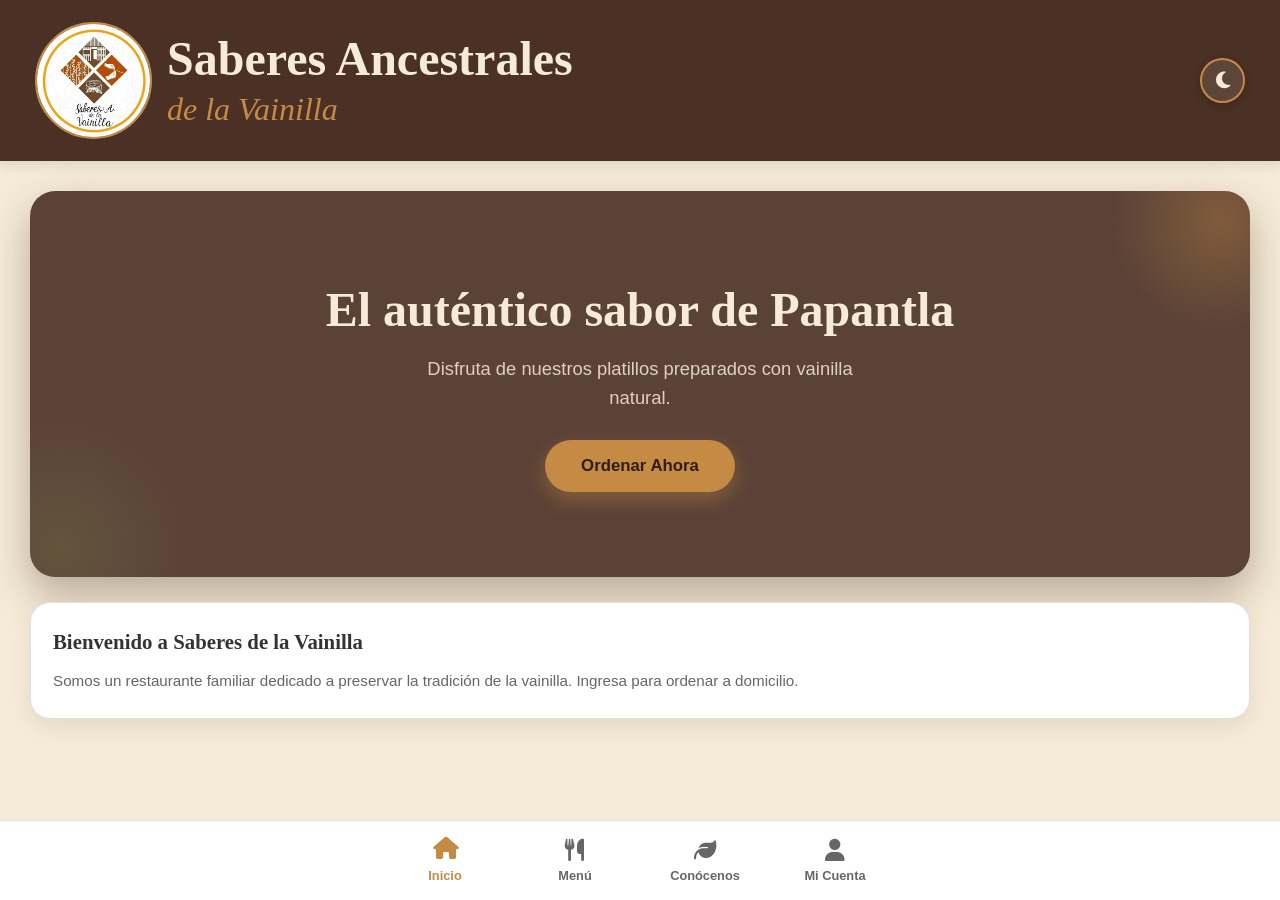
<file: index.html>
<!DOCTYPE html>
<html lang="es">
<head>
    <meta charset="UTF-8">
    <meta name="viewport" content="width=device-width, initial-scale=1.0">
    <title>Saberes App - Restaurante</title>
    <link rel="stylesheet" href="styles.css">
    <link rel="stylesheet" href="https://cdnjs.cloudflare.com/ajax/libs/font-awesome/6.4.0/css/all.min.css">
    
    <!-- =======================================================
         LINK DE LA IMAGEN DE VAINILLA (GUARDADO AQUÍ PARA NO PERDERLO):
         https://jardindelzen.com/wp-content/uploads/2016/12/vainilla-1024x768.jpg
         ======================================================= -->
    
    <style>
        /* Forzamos la imagen de la vainilla en el Hero de esta página */
        .hero-app {
            background-image: linear-gradient(rgba(74, 48, 37, 0.9), rgba(74, 48, 37, 0.9)), url('https://jardindelzen.com/wp-content/uploads/2016/12/vainilla-1024x768.jpg');
            background-size: cover;
            background-position: center;
            background-repeat: no-repeat;
        }
        
        /* Ajuste para que en Modo Oscuro (verde) el fondo combine con la paleta */
        body.dark-mode .hero-app {
            background-image: linear-gradient(rgba(15, 20, 17, 0.85), rgba(15, 20, 17, 0.85)), url('https://jardindelzen.com/wp-content/uploads/2016/12/vainilla-1024x768.jpg');
        }
    </style>
</head>
<body>
    <div class="app-container">
        <!-- CABECERA -->
        <header class="app-header">
            <div class="logo-area" onclick="window.location.href='index.html'">
                <img src="logo.png" alt="Logo" onerror="this.src='https://via.placeholder.com/80/C58B45/FFFFFF?text=S'">
                <div class="logo-texto">
                    <span class="logo-nombre">Saberes Ancestrales</span>
                    <span class="logo-slogan">de la Vainilla</span>
                </div>
            </div>
            <div class="header-actions">
                <button class="icon-btn" onclick="toggleTheme()" id="theme-btn"><i class="fa-solid fa-moon"></i></button>
            </div>
        </header>

        <!-- CONTENIDO -->
        <main class="app-content">
            <!-- HERO con la imagen de la vainilla asegurada desde el <style> de arriba -->
            <div class="hero-app">
                <h1>El auténtico sabor de Papantla</h1>
                <p>Disfruta de nuestros platillos preparados con vainilla natural.</p>
                <button class="btn btn-primary" onclick="window.location.href='menu.html'">Ordenar Ahora</button>
            </div>

            <!-- Info card -->
            <div class="info-card">
                <h3>Bienvenido a Saberes de la Vainilla</h3>
                <p>Somos un restaurante familiar dedicado a preservar la tradición de la vainilla. Ingresa para ordenar a domicilio.</p>
            </div>
        </main>

        <!-- NAVEGACIÓN -->
        <nav class="bottom-nav">
            <a href="index.html" class="nav-item active"><span class="icon"><i class="fa-solid fa-house"></i></span><span class="label">Inicio</span></a>
            <a href="menu.html" class="nav-item"><span class="icon"><i class="fa-solid fa-utensils"></i></span><span class="label">Menú</span></a>
            <a href="conocenos.html" class="nav-item"><span class="icon"><i class="fa-solid fa-leaf"></i></span><span class="label">Conócenos</span></a>
            <a href="login.html" class="nav-item"><span class="icon"><i class="fa-solid fa-user"></i></span><span class="label">Mi Cuenta</span></a>
        </nav>
    </div>
    <script src="app.js"></script>
</body>
</html>
</file>
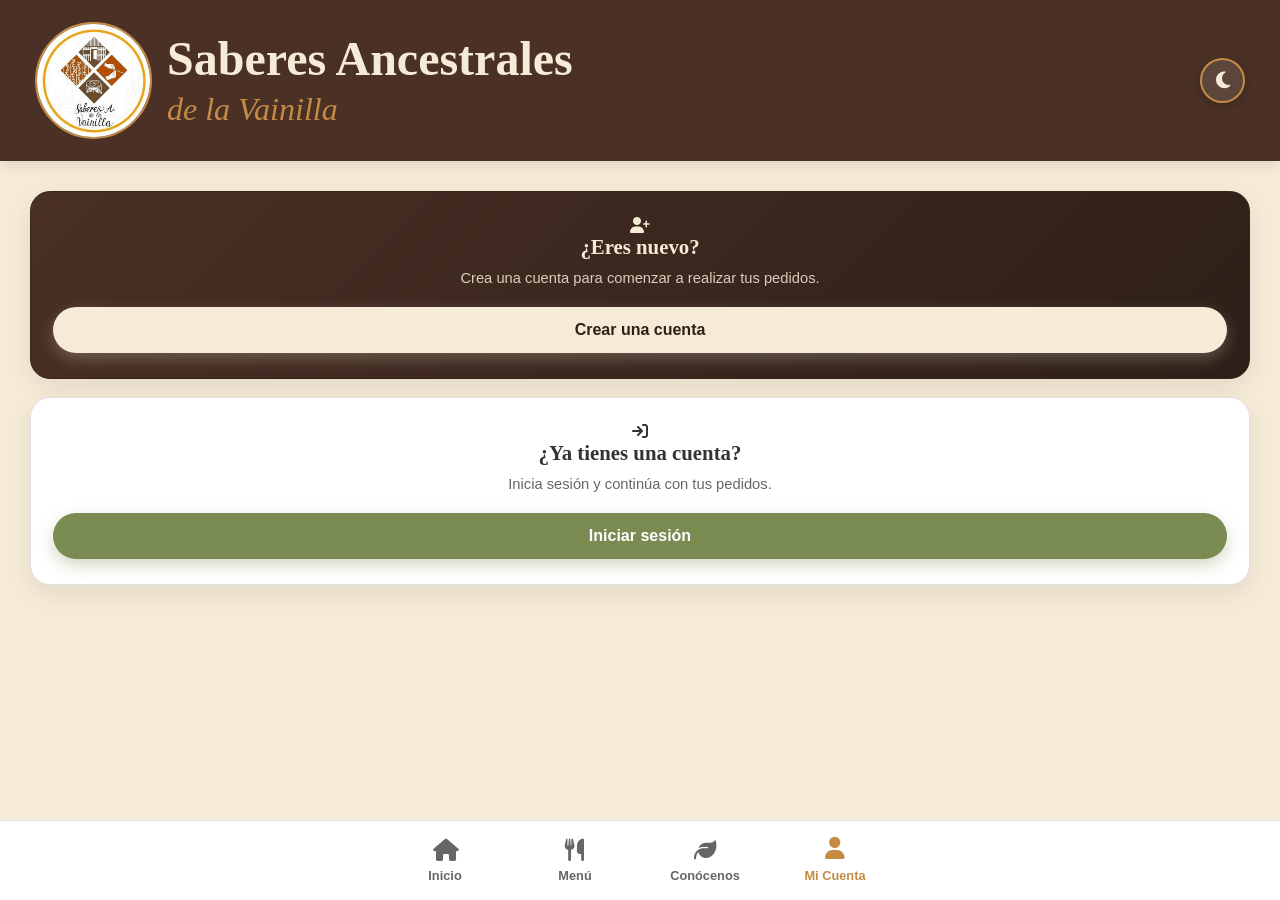
<file: login.html>
<!DOCTYPE html>
<html lang="es">
<head>
    <meta charset="UTF-8">
    <meta name="viewport" content="width=device-width, initial-scale=1.0">
    <title>Mi Cuenta - Saberes App</title>
    <link rel="stylesheet" href="styles.css">
    <link rel="stylesheet" href="https://cdnjs.cloudflare.com/ajax/libs/font-awesome/6.4.0/css/all.min.css">
</head>
<body>
    <div class="app-container">
        <header class="app-header">
            <div class="logo-area">
                <img src="logo.png" alt="Logo" onerror="this.src='https://via.placeholder.com/75/C58B45/FFFFFF?text=S'">
                <div class="logo-texto" onclick="window.location.href='index.html'" style="cursor: pointer;">
                    <span class="logo-nombre">Saberes Ancestrales</span>
                    <span class="logo-slogan">de la Vainilla</span>
                </div>
            </div>
            <div class="header-actions">
                <button class="icon-btn" onclick="toggleTheme()" id="theme-btn"><i class="fa-solid fa-moon"></i></button>
            </div>
        </header>
        
        <main class="app-content">
            <div id="auth-guest">
                <div id="auth-initial-view">
                    <!-- Tarjeta Café -->
                    <div class="auth-card-brown">
                        <i class="fa-solid fa-user-plus auth-icon"></i>
                        <h3>¿Eres nuevo?</h3>
                        <p>Crea una cuenta para comenzar a realizar tus pedidos.</p>
                        <button class="btn-auth-cream" onclick="mostrarForm('register')">Crear una cuenta</button>
                    </div>

                    <!-- Tarjeta Blanca -->
                    <div class="auth-card-white">
                        <i class="fa-solid fa-arrow-right-to-bracket auth-icon-brown"></i>
                        <h3>¿Ya tienes una cuenta?</h3>
                        <p>Inicia sesión y continúa con tus pedidos.</p>
                        <button class="btn-auth-green" onclick="mostrarForm('login')">Iniciar sesión</button>
                    </div>
                </div>

                <!-- FORMULARIO DE LOGIN -->
                <div id="form-login" class="auth-form-container hidden">
                    <div class="auth-form-header">
                        <h3>Iniciar Sesión</h3>
                    </div>
                    <form onsubmit="event.preventDefault(); loginCliente();">
                        <div class="input-group"><label>Teléfono</label><input type="tel" id="log-tel" required placeholder="Ej. 7841234567"></div>
                        
                        <div class="input-group">
                            <label>Contraseña</label>
                            <div class="password-wrapper" style="position: relative;">
                                <input type="password" id="log-pass" required style="padding-right: 40px;">
                                <i class="fa-solid fa-eye" onclick="togglePassword('log-pass', this)" style="position: absolute; right: 15px; top: 50%; transform: translateY(-50%); cursor: pointer; color: var(--texto-muted);"></i>
                            </div>
                        </div>

                        <!-- CAPTCHA LOGIN -->
                        <div class="input-group">
                            <label>Verificación humana</label>
                            <div style="display:flex; gap:10px; align-items:center;">
                                <span id="captcha-login-pregunta" style="background:var(--bg-app); padding:14px; border-radius:10px; font-weight:bold; color:var(--texto-main); border:1px solid var(--border-color); white-space:nowrap;"></span>
                                <input type="number" id="captcha-login-respuesta" required placeholder="Respuesta" style="flex:1;">
                            </div>
                        </div>
                        
                        <button type="submit" class="btn btn-primary full-width mt-10">Entrar</button>
                    </form>
                    <p style="text-align: center; margin-top: 20px; font-size: 0.95rem; cursor: pointer; color: var(--dorado); font-weight: bold;" onclick="volverAlInicioAuth()">
                        <i class="fa-solid fa-arrow-left"></i> Regresar a opciones
                    </p>
                </div>

                <!-- FORMULARIO DE REGISTRO -->
                <div id="form-register" class="auth-form-container hidden">
                    <div class="auth-form-header">
                        <h3>Crear Cuenta</h3>
                    </div>
                    <form onsubmit="event.preventDefault(); registerCliente();">
                        <div class="input-group"><label>Nombre Completo</label><input type="text" id="reg-nombre" required></div>
                        <div class="input-group"><label>Teléfono</label><input type="tel" id="reg-tel" required></div>
                        
                        <div class="input-group">
                            <label>Contraseña</label>
                            <div class="password-wrapper" style="position: relative;">
                                <input type="password" id="reg-pass" required style="padding-right: 40px;">
                                <i class="fa-solid fa-eye" onclick="togglePassword('reg-pass', this)" style="position: absolute; right: 15px; top: 50%; transform: translateY(-50%); cursor: pointer; color: var(--texto-muted);"></i>
                            </div>
                        </div>

                        <div class="input-group">
                            <label>Colonia</label>
                            <select id="reg-colonia" required onchange="mostrarOtraColonia()">
                                <option value="">Selecciona tu colonia</option>
                                <option value="Centro">Centro</option>
                                <option value="Barrio del Zapote">Barrio del Zapote</option>
                                <option value="Barrio de la Cruz">Barrio de la Cruz</option>
                                <option value="Benito Juárez">Benito Juárez</option>
                                <option value="Emiliano Zapata">Emiliano Zapata</option>
                                <option value="Lázaro Cárdenas">Lázaro Cárdenas</option>
                                <option value="Otra">Otra (Escribir mi colonia)</option>
                            </select>
                        </div>

                        <div class="input-group hidden" id="grupo-otra-colonia">
                            <label>Escribe tu Colonia</label>
                            <input type="text" id="reg-otra-colonia">
                        </div>

                        <div class="input-group"><label>Calle</label><input type="text" id="reg-calle" required></div>
                        <div class="row">
                            <div class="input-group"><label>Número Ext.</label><input type="text" id="reg-num" required></div>
                            <div class="input-group"><label>Interior (Opc.)</label><input type="text" id="reg-int"></div>
                        </div>
                        <div class="input-group"><label>Referencias (Para el repartidor)</label><textarea id="reg-ref" rows="2" placeholder="Ej. Casa de dos pisos, portón negro..."></textarea></div>

                        <!-- CAPTCHA REGISTRO -->
                        <div class="input-group">
                            <label>Verificación humana</label>
                            <div style="display:flex; gap:10px; align-items:center;">
                                <span id="captcha-register-pregunta" style="background:var(--bg-app); padding:14px; border-radius:10px; font-weight:bold; color:var(--texto-main); border:1px solid var(--border-color); white-space:nowrap;"></span>
                                <input type="number" id="captcha-register-respuesta" required placeholder="Respuesta" style="flex:1;">
                            </div>
                        </div>

                        <button type="submit" class="btn btn-primary full-width mt-10">Registrarme</button>
                    </form>
                    <p style="text-align: center; margin-top: 20px; font-size: 0.95rem; cursor: pointer; color: var(--dorado); font-weight: bold;" onclick="volverAlInicioAuth()">
                        <i class="fa-solid fa-arrow-left"></i> Regresar a opciones
                    </p>
                </div>
            </div>

            <div id="auth-user" class="auth-form-container hidden" style="text-align:center;">
                <h3>Hola, <span id="user-name-display"></span></h3>
                <p>¿Qué deseas hacer hoy?</p>
                <div style="display: flex; gap: 10px; margin-top: 20px;">
                    <button class="btn btn-primary full-width" onclick="window.location.href='menu.html'"><i class="fa-solid fa-utensils"></i> Pedir Comida</button>
                    <button class="btn btn-secondary full-width" onclick="cargarMisCompras()"><i class="fa-solid fa-clock-rotate-left"></i> Mis Compras</button>
                </div>
                <div id="historial-compras" style="margin-top: 25px; text-align: left; display: none;"></div>
                <button class="btn btn-secondary full-width mt-10" style="margin-top: 30px; background: transparent; border: 1px solid var(--border-color); color: var(--texto-muted);" onclick="cerrarSesionCliente()">Cerrar Sesión</button>
            </div>
        </main>

        <nav class="bottom-nav">
            <a href="index.html" class="nav-item"><span class="icon"><i class="fa-solid fa-house"></i></span><span class="label">Inicio</span></a>
            <a href="menu.html" class="nav-item"><span class="icon"><i class="fa-solid fa-utensils"></i></span><span class="label">Menú</span></a>
            <a href="conocenos.html" class="nav-item"><span class="icon"><i class="fa-solid fa-leaf"></i></span><span class="label">Conócenos</span></a>
            <a href="login.html" class="nav-item active"><span class="icon"><i class="fa-solid fa-user"></i></span><span class="label">Mi Cuenta</span></a>
        </nav>
    </div>
    <script src="app.js"></script>
</body>
</html>
</file>
<file: styles.css>
/* =========================================
   RESTAURANTE APP — ESTILOS PREMIUM
   Compatible: Celular / Tablet / Laptop / PC
   ========================================= */

/* =========================================
   1. VARIABLES Y COLORES
   ========================================= */
:root {
    --bg-body:      #e5e5e5;
    --bg-app:       #F5EBD7;
    --bg-card:      #FFFFFF;
    --texto-main:   #333333;
    --texto-muted:  #666666;
    --cafe:         #4A3025;
    --crema:        #F5EBD7;
    --verde:        #7A8B52;
    --dorado:       #C58B45;
    --border-color: #e0e0e0;
    --shadow:       0 8px 24px rgba(0,0,0,0.08);

    --logo-celular:         75px;  
    --logo-tablet:          98px;  
    --logo-laptop:          117px; 
    --logo-pantalla-grande: 135px; 

    --app-padding:   20px;
    --nav-height:    70px;
    --radius:        20px;
    --radius-grande: 25px;
}

/* Modo Oscuro */
body.dark-mode {
    --bg-app:       #12100E; 
    --bg-card:      #1F1916; 
    --texto-main:   #F5EBD7; 
    --texto-muted:  #A39A91; 
    --cafe:         #2D211A; 
    --crema:        #F5EBD7; 
    --border-color: #3A2F29; 
    --shadow:       0 8px 24px rgba(0,0,0,0.4);
}

/* =========================================
   2. RESET Y ESTRUCTURA
   ========================================= */
* {
    margin: 0;
    padding: 0;
    box-sizing: border-box;
    font-family: -apple-system, BlinkMacSystemFont, 'Segoe UI', Roboto, sans-serif;
    -webkit-tap-highlight-color: transparent;
}

html { height: 100%; }

body {
    background-color: var(--bg-body);
    display: flex;
    justify-content: center;
    height: 100vh;
    height: 100dvh;
    overflow: hidden;
    transition: background-color 0.3s;
}

.app-container {
    width: 100%;
    max-width: 100%;
    height: 100%;
    background-color: var(--bg-app);
    display: flex;
    flex-direction: column;
    position: relative;
    color: var(--texto-main);
    transition: background-color 0.3s, color 0.3s;
}

/* =========================================
   3. CABECERA (APP BAR)
   ========================================= */
.app-header {
    display: flex;
    justify-content: space-between;
    align-items: center;
    padding: 15px 20px;
    background-color: var(--cafe);
    color: var(--crema);
    z-index: 10;
    box-shadow: 0 4px 12px rgba(0,0,0,0.1);
}

.logo-area {
    display: flex;
    align-items: center;
    gap: 15px;
    cursor: pointer;
}

.logo-area img {
    width:  var(--logo-celular);
    height: var(--logo-celular);
    border-radius: 50%;
    border: 2px solid var(--dorado);
    background: white;
    object-fit: cover;
    transition: width 0.3s ease, height 0.3s ease;
}

/* FALTABA .logo-texto */
.logo-texto {
    display: flex;
    flex-direction: column;
    justify-content: center;
}

.logo-nombre {
    font-family: Georgia, serif;
    font-size: 1.68rem !important; 
    font-weight: bold !important;
    color: var(--crema) !important;
    line-height: 1.1 !important;
    display: block !important;
}

.logo-slogan {
    font-family: Georgia, serif;
    font-style: italic;
    font-size: 1.2rem !important; 
    color: var(--dorado) !important;
    margin-top: 5px;
    display: block !important;
}

.header-actions { display: flex; gap: 10px; }

.icon-btn {
    background: rgba(255, 255, 255, 0.1);
    border: 2px solid var(--dorado);
    width: 45px;
    height: 45px;
    border-radius: 50%;
    display: flex;
    justify-content: center;
    align-items: center;
    cursor: pointer;
    color: var(--crema);
    font-size: 1.2rem;
    transition: all 0.3s ease;
    box-shadow: 0 2px 8px rgba(0,0,0,0.2);
}
.icon-btn:hover { background: var(--dorado); color: #000; transform: rotate(20deg) scale(1.1); }
.icon-btn:active { transform: scale(0.9); }

/* =========================================
   4. CONTENIDO Y FILTROS
   ========================================= */
.app-content {
    flex: 1;
    overflow-y: auto;
    overflow-x: hidden;
    padding: var(--app-padding);
    padding-bottom: calc(var(--nav-height) + 20px);
    -webkit-overflow-scrolling: touch;
}

.section-title {
    font-family: Georgia, serif;
    font-size: 2rem;
    margin-bottom: 20px;
    color: var(--texto-main);
    text-align: center;
    font-weight: bold;
}

/* =========================================
   5. HERO REDISEÑADO (FALTABA COMPLETO)
   ========================================= */
.hero-app {
    position: relative;
    background:
        radial-gradient(circle at 0% 0%, rgba(197, 139, 69, 0.45) 0%, transparent 55%),
        radial-gradient(circle at 100% 100%, rgba(122, 139, 82, 0.35) 0%, transparent 55%),
        linear-gradient(135deg, #4A3025 0%, #2D1F18 100%);
    color: var(--crema);
    border-radius: var(--radius-grande);
    padding: 55px 28px 50px;
    margin-bottom: 25px;
    text-align: center;
    overflow: hidden;
    box-shadow: 0 18px 40px rgba(74, 48, 37, 0.35);
    animation: fadeInUp 0.6s ease both;
}

/* Destellos decorativos sutiles */
.hero-app::before {
    content: '';
    position: absolute;
    top: -80px; right: -80px;
    width: 220px; height: 220px;
    background: radial-gradient(circle, rgba(197,139,69,0.35), transparent 70%);
    border-radius: 50%;
    pointer-events: none;
}
.hero-app::after {
    content: '';
    position: absolute;
    bottom: -100px; left: -100px;
    width: 260px; height: 260px;
    background: radial-gradient(circle, rgba(122,139,82,0.25), transparent 70%);
    border-radius: 50%;
    pointer-events: none;
}

.hero-tag {
    display: inline-block;
    background: rgba(197, 139, 69, 0.2);
    border: 1px solid var(--dorado);
    color: var(--dorado);
    padding: 6px 16px;
    border-radius: 30px;
    font-size: 0.8rem;
    font-weight: 600;
    letter-spacing: 1.5px;
    text-transform: uppercase;
    margin-bottom: 18px;
    position: relative;
    z-index: 1;
}

.hero-app h1 {
    font-family: Georgia, serif;
    font-size: 2rem;
    line-height: 1.2;
    margin-bottom: 15px;
    color: var(--crema);
    position: relative;
    z-index: 1;
}

.hero-app h1 span {
    color: var(--dorado);
    font-style: italic;
}

.hero-app p {
    font-size: 1rem;
    line-height: 1.6;
    color: rgba(245, 235, 215, 0.85);
    max-width: 480px;
    margin: 0 auto 28px;
    position: relative;
    z-index: 1;
}

.hero-app .btn-primary {
    background: var(--dorado);
    color: #2D1F18;
    padding: 16px 36px;
    font-size: 1.05rem;
    font-weight: bold;
    border: none;
    border-radius: 40px;
    cursor: pointer;
    box-shadow: 0 8px 20px rgba(197, 139, 69, 0.4);
    transition: transform 0.25s ease, box-shadow 0.25s ease, background 0.25s ease;
    position: relative;
    z-index: 1;
    display: inline-flex;
    align-items: center;
    gap: 10px;
}

.hero-app .btn-primary:hover {
    transform: translateY(-3px);
    box-shadow: 0 12px 28px rgba(197, 139, 69, 0.55);
    background: #d99b55;
}

.hero-app .btn-primary:active { transform: translateY(0) scale(0.97); }

/* =========================================
   6. FEATURES MINI (NUEVAS, para index)
   ========================================= */
.features-grid {
    display: grid;
    grid-template-columns: 1fr;
    gap: 12px;
    margin-bottom: 20px;
    animation: fadeInUp 0.6s ease 0.15s both;
}

.feature-mini {
    background: var(--bg-card);
    border: 1px solid var(--border-color);
    border-radius: var(--radius);
    padding: 18px;
    display: flex;
    align-items: center;
    gap: 15px;
    box-shadow: var(--shadow);
    transition: transform 0.3s ease, box-shadow 0.3s ease;
}

.feature-mini:hover {
    transform: translateY(-4px);
    box-shadow: 0 12px 28px rgba(0,0,0,0.12);
}

.feature-mini i {
    font-size: 1.8rem;
    color: var(--dorado);
    background: rgba(197, 139, 69, 0.12);
    width: 55px;
    height: 55px;
    min-width: 55px;
    border-radius: 50%;
    display: flex;
    align-items: center;
    justify-content: center;
}

.feature-mini h4 {
    font-family: Georgia, serif;
    font-size: 1.05rem;
    color: var(--texto-main);
    margin-bottom: 3px;
}

.feature-mini p {
    font-size: 0.85rem;
    color: var(--texto-muted);
    line-height: 1.4;
}

/* =========================================
   7. INFO CARD (FALTABA COMPLETO)
   ========================================= */
.info-card {
    background: var(--bg-card);
    border-radius: var(--radius);
    padding: 25px 22px;
    box-shadow: var(--shadow);
    border: 1px solid var(--border-color);
    margin-bottom: 20px;
    animation: fadeInUp 0.6s ease 0.3s both;
    transition: box-shadow 0.3s ease;
}

.info-card:hover {
    box-shadow: 0 12px 30px rgba(0,0,0,0.12);
}

.info-card h3 {
    font-family: Georgia, serif;
    font-size: 1.3rem;
    color: var(--texto-main);
    margin-bottom: 12px;
    line-height: 1.3;
}

.info-card p {
    font-size: 0.95rem;
    color: var(--texto-muted);
    line-height: 1.7;
    text-align: justify;
}

/* Animación de entrada */
@keyframes fadeInUp {
    from { opacity: 0; transform: translateY(20px); }
    to   { opacity: 1; transform: translateY(0); }
}

/* Filtros deslizables */
.filtros-scroll {
    display: flex;
    gap: 12px;
    overflow-x: auto;
    padding-bottom: 15px;
    margin-bottom: 20px;
    scrollbar-width: none;
}
.filtros-scroll::-webkit-scrollbar { display: none; }

.chip {
    padding: 10px 20px;
    border-radius: 30px;
    border: 1px solid var(--border-color);
    background: var(--bg-card);
    color: var(--texto-main);
    font-weight: 600;
    white-space: nowrap;
    cursor: pointer;
    transition: all 0.3s;
    box-shadow: 0 2px 5px rgba(0,0,0,0.05);
}
.chip.active { 
    background: var(--dorado); 
    color: #000; 
    border-color: var(--dorado); 
    transform: scale(1.05);
}

/* =========================================
   8. TARJETAS DEL MENÚ (DISEÑO PREMIUM)
   ========================================= */
.grid-menu { 
    display: grid; 
    grid-template-columns: 1fr; 
    gap: 25px; 
}

.card-food {
    background: var(--bg-card);
    border-radius: var(--radius);
    overflow: hidden;
    box-shadow: var(--shadow);
    display: flex;
    flex-direction: column;
    transition: transform 0.3s ease, box-shadow 0.3s ease;
    border: 1px solid var(--border-color);
}

.card-food:hover { 
    transform: translateY(-8px); 
    box-shadow: 0 15px 35px rgba(0,0,0,0.15); 
}

.card-food img { 
    width: 100%; 
    height: 200px;
    object-fit: cover; 
    border-bottom: 4px solid var(--dorado);
    transition: transform 0.5s ease;
}

.card-food:hover img { transform: scale(1.05); }

.card-food-body { 
    padding: 20px; 
    display: flex;
    flex-direction: column;
    flex: 1;
}

.card-food-body h3 { 
    font-size: 1.3rem; 
    margin-bottom: 10px; 
    color: var(--texto-main); 
    font-family: Georgia, serif;
    line-height: 1.2;
}

.card-food-body p { 
    font-size: 0.95rem; 
    color: var(--texto-muted); 
    margin-bottom: 20px; 
    line-height: 1.6;
    text-align: justify;
    flex: 1;
}

.card-food-price { 
    font-weight: bold; 
    color: var(--verde); 
    font-size: 1.5rem; 
    margin-bottom: 15px; 
    display: block; 
}

.add-btn {
    width: 100%;
    padding: 14px;
    background: var(--cafe);
    color: #ffffff;
    border: none;
    border-radius: 12px;
    font-weight: bold;
    font-size: 1rem;
    cursor: pointer;
    transition: background 0.3s, transform 0.2s;
}

.add-btn:hover { background: var(--dorado); color: #000; }
.add-btn:active { transform: scale(0.95); }
.btn-added { background-color: var(--verde) !important; color: #ffffff !important; }

/* =========================================
   9. BOTÓN FLOTANTE CARRITO
   ========================================= */
.floating-cart-btn {
    position: absolute;
    bottom: calc(var(--nav-height) + 20px);
    right: 20px;
    background: var(--dorado);
    color: #000;
    border: none;
    width: 65px;
    height: 65px;
    border-radius: 50%;
    font-size: 1.6rem;
    box-shadow: 0 8px 20px rgba(197, 139, 69, 0.4);
    cursor: pointer;
    display: flex;
    justify-content: center;
    align-items: center;
    z-index: 100;
    transition: transform 0.3s;
}
.floating-cart-btn:active { transform: scale(0.85); }
.floating-cart-btn span {
    position: absolute;
    top: -5px;
    right: -5px;
    background: #ff4d4d;
    color: white;
    font-size: 0.9rem;
    width: 24px;
    height: 24px;
    border-radius: 50%;
    display: flex;
    justify-content: center;
    align-items: center;
    font-weight: bold;
    border: 2px solid var(--bg-app);
}

/* =========================================
   10. MODALES Y FORMULARIOS
   ========================================= */
.modal-overlay {
    position: absolute;
    top: 0;
    left: 0;
    width: 100%;
    height: 100%;
    background: rgba(0,0,0,0.7);
    display: flex;
    justify-content: center;
    align-items: flex-end;
    z-index: 1000;
    opacity: 1;
    transition: opacity 0.3s;
}
.modal-overlay.hidden { opacity: 0; pointer-events: none; }

.modal-content {
    background: var(--bg-card);
    width: 100%;
    padding: 30px;
    border-radius: 25px 25px 0 0;
    max-height: 90%;
    overflow-y: auto;
    box-shadow: 0 -5px 25px rgba(0,0,0,0.2);
    transform: translateY(0);
    transition: transform 0.3s;
}
.modal-overlay.hidden .modal-content { transform: translateY(100%); }
.modal-content h3 { margin-bottom: 20px; color: var(--texto-main); font-family: Georgia, serif; }
.hidden { display: none !important; }

/* Botones Generales */
.btn {
    padding: 14px 20px;
    border-radius: 30px;
    border: none;
    font-weight: bold;
    font-size: 1rem;
    cursor: pointer;
    transition: 0.2s;
    text-align: center;
}
.btn-primary { background: var(--dorado); color: #000; }
.btn-secondary { background: var(--verde); color: white; }
.full-width { width: 100%; }
.mt-10 { margin-top: 10px; }
.btn:active { transform: scale(0.95); }

/* Formularios */
.input-group { margin-bottom: 15px; }
.input-group label { display: block; margin-bottom: 5px; font-size: 0.9rem; font-weight: 600; color: var(--texto-main); }
.input-group input, .input-group select, .input-group textarea {
    width: 100%;
    padding: 14px;
    border: 1px solid var(--border-color);
    border-radius: 10px;
    background: var(--bg-app);
    color: var(--texto-main);
    font-size: 1rem;
    outline: none;
    transition: border 0.2s;
}
.input-group input:focus,
.input-group select:focus,
.input-group textarea:focus { border-color: var(--dorado); }

/* FALTABAN: .row y .payment-select */
.row {
    display: flex;
    gap: 12px;
}

.payment-select {
    width: 100%;
    padding: 14px;
    border: 1px solid var(--border-color);
    border-radius: 10px;
    background: var(--bg-app);
    color: var(--texto-main);
    font-size: 1rem;
    outline: none;
    cursor: pointer;
}
.payment-select:focus { border-color: var(--dorado); }

/* FALTABA: .password-wrapper (por si acaso) */
.password-wrapper { position: relative; }
.password-wrapper i {
    transition: color 0.2s;
}
.password-wrapper i:hover { color: var(--dorado) !important; }

/* =========================================
   11. CARRITO (FALTABA COMPLETO)
   ========================================= */
.cart-items-list {
    max-height: 260px;
    overflow-y: auto;
    margin-bottom: 15px;
}

.cart-item {
    background: var(--bg-app);
    border: 1px solid var(--border-color);
    border-radius: 12px;
    padding: 12px 14px;
    margin-bottom: 10px;
    display: flex;
    flex-direction: column;
    gap: 10px;
}

.cart-item-info {
    display: flex;
    justify-content: space-between;
    align-items: center;
    gap: 10px;
    font-size: 0.95rem;
    color: var(--texto-main);
}

.cart-item-info span { flex: 1; }
.cart-item-info strong { color: var(--verde); font-size: 1rem; }

.cart-item-controls {
    display: flex;
    align-items: center;
    gap: 8px;
}

.qty-btn {
    width: 32px;
    height: 32px;
    border-radius: 50%;
    border: 1px solid var(--border-color);
    background: var(--bg-card);
    color: var(--texto-main);
    cursor: pointer;
    display: flex;
    align-items: center;
    justify-content: center;
    font-size: 0.85rem;
    transition: 0.2s;
}
.qty-btn:hover { background: var(--dorado); color: #000; border-color: var(--dorado); }
.qty-btn:active { transform: scale(0.9); }

.qty-number {
    min-width: 28px;
    text-align: center;
    font-weight: bold;
    color: var(--texto-main);
}

.delete-btn {
    margin-left: auto;
    width: 32px;
    height: 32px;
    border-radius: 50%;
    border: 1px solid #ff4d4d;
    background: rgba(255, 77, 77, 0.1);
    color: #ff4d4d;
    cursor: pointer;
    display: flex;
    align-items: center;
    justify-content: center;
    font-size: 0.85rem;
    transition: 0.2s;
}
.delete-btn:hover { background: #ff4d4d; color: #fff; }
.delete-btn:active { transform: scale(0.9); }

/* =========================================
   12. OPCIONES DE PERSONALIZACIÓN (FALTABA)
   ========================================= */
.custom-options-container {
    max-height: 50vh;
    overflow-y: auto;
    margin-bottom: 15px;
}

.custom-group {
    margin-bottom: 18px;
    padding-bottom: 15px;
    border-bottom: 1px dashed var(--border-color);
}

.custom-group:last-child { border-bottom: none; }

.custom-group p {
    font-size: 1rem;
    color: var(--texto-main);
    margin-bottom: 10px;
}

.radio-label {
    display: flex;
    align-items: center;
    gap: 10px;
    padding: 10px 14px;
    border: 1px solid var(--border-color);
    border-radius: 10px;
    margin-bottom: 8px;
    cursor: pointer;
    font-size: 0.95rem;
    color: var(--texto-main);
    background: var(--bg-app);
    transition: 0.2s;
}

.radio-label:hover {
    border-color: var(--dorado);
    background: rgba(197, 139, 69, 0.08);
}

.radio-label input[type="radio"] {
    accent-color: var(--dorado);
    width: 18px;
    height: 18px;
    cursor: pointer;
}

/* =========================================
   13. TARJETAS DEL LOGIN (FALTABAN TODAS)
   ========================================= */
.auth-form-container {
    background: var(--bg-card);
    border-radius: var(--radius);
    padding: 25px 20px;
    box-shadow: var(--shadow);
    border: 1px solid var(--border-color);
    margin-bottom: 20px;
    animation: fadeInUp 0.4s ease both;
}

.auth-card-brown,
.auth-card-white {
    border-radius: var(--radius);
    padding: 25px 22px;
    margin-bottom: 18px;
    box-shadow: var(--shadow);
    text-align: center;
    animation: fadeInUp 0.5s ease both;
}

.auth-card-brown {
    background: linear-gradient(135deg, #4A3025 0%, #2D1F18 100%);
    color: var(--crema);
    border: 1px solid #3a2419;
    animation-delay: 0.05s;
}

.auth-card-white {
    background: var(--bg-card);
    color: var(--texto-main);
    border: 1px solid var(--border-color);
    animation-delay: 0.15s;
}

.auth-icon-circle,
.auth-icon-circle-outline {
    width: 65px;
    height: 65px;
    border-radius: 50%;
    display: flex;
    align-items: center;
    justify-content: center;
    margin: 0 auto 15px;
    font-size: 1.6rem;
}

.auth-icon-circle {
    background: var(--dorado);
    color: #2D1F18;
    box-shadow: 0 6px 18px rgba(197, 139, 69, 0.4);
}

.auth-icon-circle-outline {
    background: rgba(122, 139, 82, 0.12);
    color: var(--verde);
    border: 2px solid var(--verde);
}

.auth-card-brown h3,
.auth-card-white h3 {
    font-family: Georgia, serif;
    font-size: 1.3rem;
    margin-bottom: 8px;
}

.auth-card-white h3 { color: var(--texto-main); }

.auth-card-brown p,
.auth-card-white p {
    font-size: 0.92rem;
    line-height: 1.5;
    margin-bottom: 18px;
}

.auth-card-brown p { color: rgba(245, 235, 215, 0.85); }
.auth-card-white p { color: var(--texto-muted); }

.btn-auth-cream,
.btn-auth-green {
    width: 100%;
    padding: 14px;
    border: none;
    border-radius: 30px;
    font-weight: bold;
    font-size: 1rem;
    cursor: pointer;
    transition: transform 0.2s, box-shadow 0.2s, background 0.2s;
}

.btn-auth-cream {
    background: var(--crema);
    color: #2D1F18;
    box-shadow: 0 6px 16px rgba(245, 235, 215, 0.25);
}
.btn-auth-cream:hover { background: #fff7e6; transform: translateY(-2px); }

.btn-auth-green {
    background: var(--verde);
    color: #fff;
    box-shadow: 0 6px 16px rgba(122, 139, 82, 0.35);
}
.btn-auth-green:hover { background: #6a7a47; transform: translateY(-2px); }

.btn-auth-cream:active,
.btn-auth-green:active { transform: scale(0.97); }

/* =========================================
   14. NAVEGACIÓN INFERIOR
   ========================================= */
.bottom-nav {
    position: absolute;
    bottom: 0;
    width: 100%;
    background: var(--bg-card);
    display: flex;
    justify-content: space-around;
    align-items: center;
    padding: 10px 0;
    border-top: 1px solid var(--border-color);
    z-index: 10;
    min-height: var(--nav-height);
}

.nav-item {
    background: none;
    border: none;
    display: flex;
    flex-direction: column;
    align-items: center;
    color: var(--texto-muted);
    cursor: pointer;
    transition: 0.2s;
    width: 25%;
    text-decoration: none;
}
.nav-item .icon { font-size: 1.4rem; margin-bottom: 4px; }
.nav-item .label { font-size: 0.8rem; font-weight: 600; }
.nav-item.active { color: var(--dorado); }
.nav-item.active .icon { transform: translateY(-2px); }

/* =========================================
   15. RESPONSIVO (TABLET Y PC)
   ========================================= */
@media (min-width: 600px) {
    :root { --app-padding: 25px; --nav-height: 75px; }
    .logo-area img { width: var(--logo-tablet); height: var(--logo-tablet); }
    .logo-nombre { font-size: 2.4rem !important; }
    .logo-slogan { font-size: 1.6rem !important; }
    .app-header { padding: 18px 25px; min-height: 125px; }
    
    .grid-menu { grid-template-columns: repeat(2, 1fr); gap: 25px; }
    .card-food img { height: 220px; }

    /* Hero más grande */
    .hero-app { padding: 70px 40px 65px; }
    .hero-app h1 { font-size: 2.6rem; }
    .hero-app p { font-size: 1.1rem; }

    /* Features en 3 columnas */
    .features-grid { grid-template-columns: repeat(3, 1fr); gap: 15px; }
    .feature-mini { flex-direction: column; text-align: center; padding: 22px 15px; }
    
    .bottom-nav { justify-content: center; gap: 50px; padding: 12px 20px; }
    .nav-item { width: auto; min-width: 80px; }
    .modal-overlay { align-items: center; padding: 20px; }
    .modal-content { max-width: 600px; border-radius: var(--radius-grande); max-height: 90%; }
    .modal-overlay.hidden .modal-content { transform: translateY(20px) scale(0.95); }
}

@media (min-width: 1024px) {
    :root { --app-padding: 30px; --nav-height: 80px; }
    .app-container { max-width: 1400px; box-shadow: 0 0 40px rgba(0,0,0,0.15); }
    .logo-area img { width: var(--logo-laptop); height: var(--logo-laptop); }
    .logo-nombre { font-size: 3rem !important; }
    .logo-slogan { font-size: 2rem !important; }
    .app-header { padding: 22px 35px; min-height: 155px; }
    
    .grid-menu { grid-template-columns: repeat(3, 1fr); gap: 30px; }
    .card-food img { height: 240px; }
    .section-title { font-size: 2.5rem; margin-bottom: 30px; }

    /* Hero en dos columnas en PC */
    .hero-app { padding: 90px 50px 85px; }
    .hero-app h1 { font-size: 3rem; max-width: 700px; margin-left: auto; margin-right: auto; }
    .hero-app p { font-size: 1.15rem; }
}

@media (min-width: 1400px) {
    .grid-menu { grid-template-columns: repeat(4, 1fr); }
}
</file>
